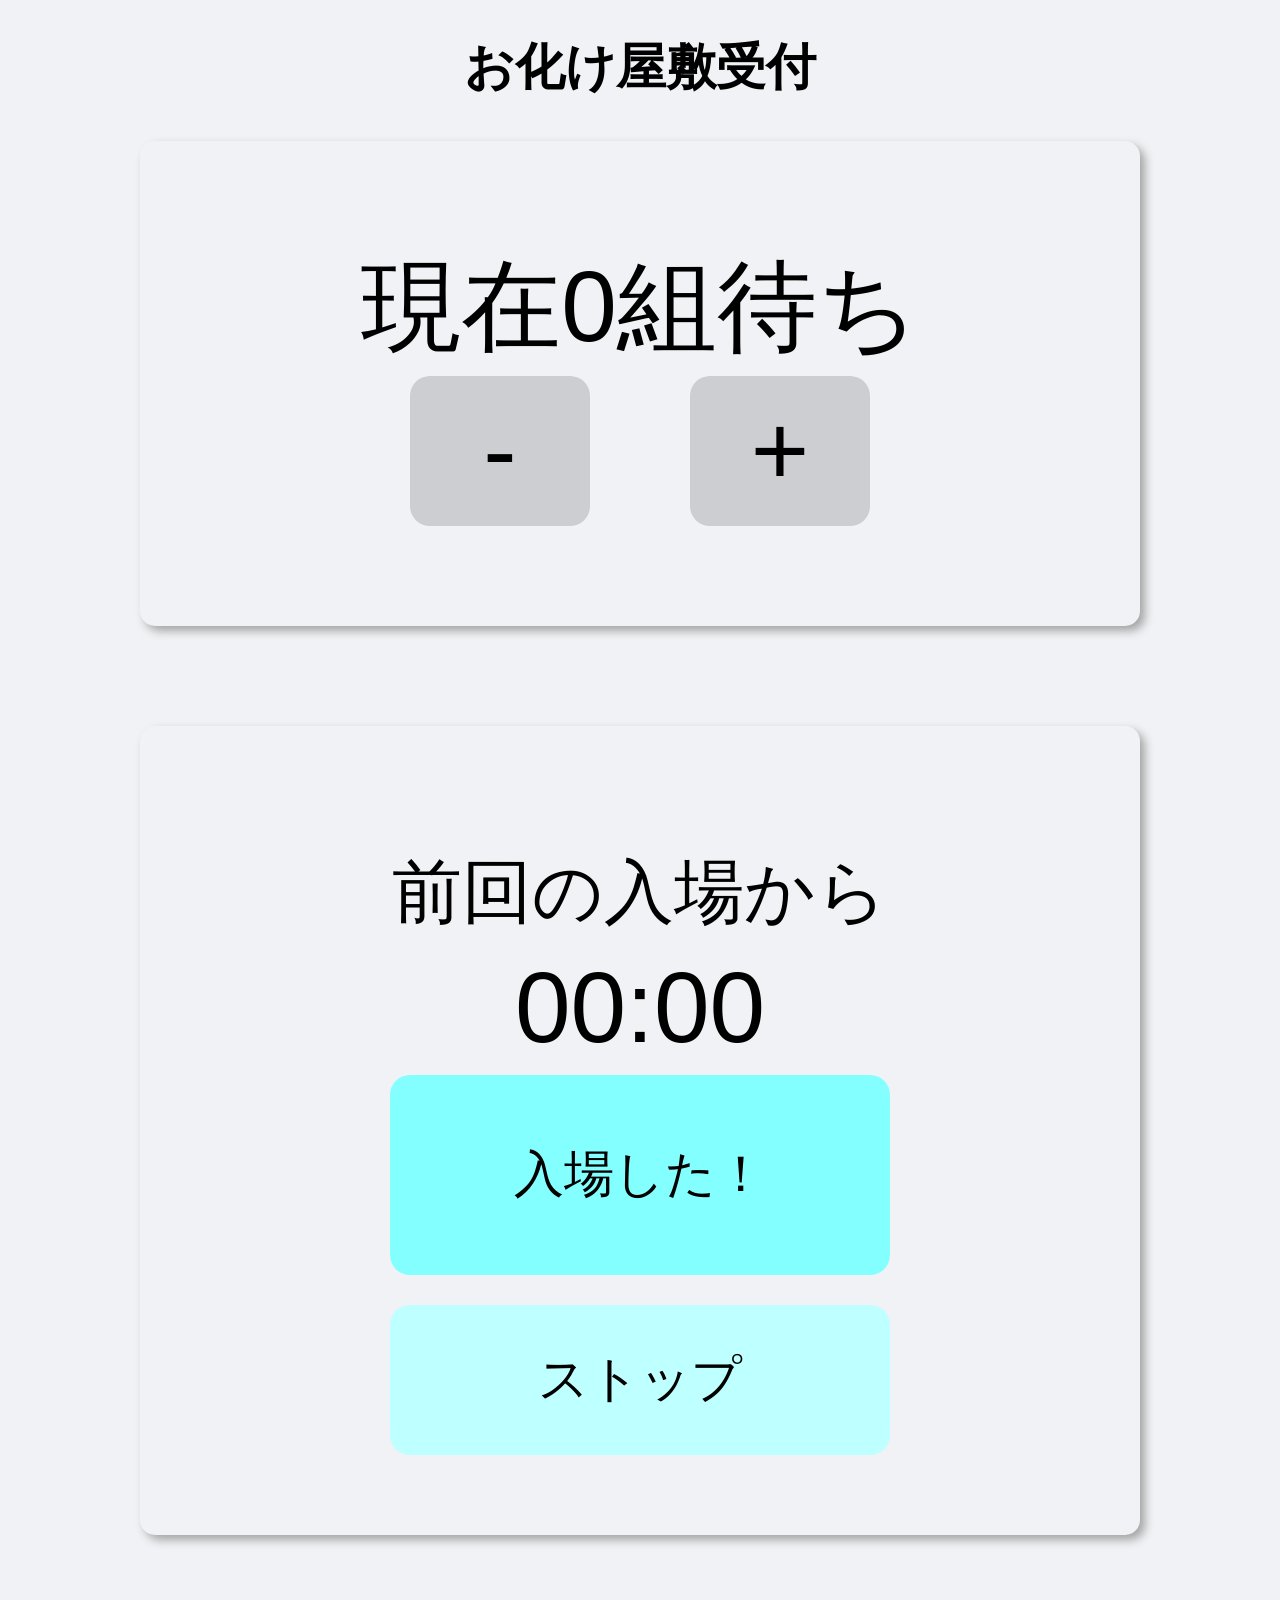
<file: index.html>
<!DOCTYPE html>
<html>
<head>
    <meta name="viewport"
      content="width=device-width, initial-scale=1.0, maximum-scale=1.0, user-scalable=no">
    <title>お化け屋敷受付</title>
    <link rel="stylesheet" href="style.css">
</head>

<body>

    <div id="ti"><h1>お化け屋敷受付</h1></div>


    <div id="main">
        <div id="waitcount" class="card">
            <p id="count"></p>
            <div id="buttons">
                <button id="minus">-</button>
                <button id="plus">+</button>
            </div>
        </div>

        <div id="timers" class="card">
            <p id="bt">前回の入場から</p>
            <p id="timer">00:00</p>
            <button id="start">入場した！</button>
            <button id="stop">ストップ</button>
        </div>
        
        </div>

    <script src="script.js"></script>

</body>
</html>
</file>
<file: style.css>
body {
    text-align: center;
    background-color: #f0f2f5;    
    color: #000;
    font-size: 20px;
    margin: 20px;
    font-family: "Yu Gothic", "Hiragino Sans", sans-serif;
}

/* タイトル専用のスタイル（PCサイズ） */
#ti h1 {
    font-size: clamp(35px, 5vw, 50px);
    margin-bottom: 40px;
    white-space: nowrap;
}

#buttons {
    display: flex;
    justify-content: center;
    gap: 100px;
}

#count {
    font-size: 100px;
    margin: 0px;
}

#bt {
    margin-bottom: 0px;
    font-size: 70px;
}

#timer {
    margin-top: 10px;
    font-size: 100px;
}

#start {
    margin-bottom: 30px;
    width: 500px;
    height: 200px;
    font-size: 50px;
    background-color: rgb(132, 255, 255);
}

#stop {
    margin-bottom: 30px;
    width: 500px;
    height: 150px;
    font-size: 50px;
    background-color: rgb(190, 255, 255);
}

button {
    touch-action: manipulation;
    -webkit-user-select: none; /* 連打時の青反転を防止 */
    user-select: none;
    width: 180px;
    height: 150px;
    font-size: 100px;
    border-radius: 20px;
    border: none;
    background-color: #ccced2;
    color: #000000;
}

button:active {
    opacity: 0.7;
}

p {
    margin-bottom: 10px;
}

.card {
    background-color: #f0f2f5;  
    border-radius: 15px;
    display: flex;
    flex-direction: column;
    justify-content: center;
    align-items: center;
    margin: auto;
    box-shadow: 5px 5px 10px rgb(164, 164, 164);
    margin-bottom: 100px;
}

#waitcount {
    width: 90%;
    max-width: 1000px;
    padding: 100px 0;
}

#timers {
    width: 90%;
    max-width: 1000px;
    padding: 50px 0;
}


/* ==========================================
   📱 スマホ用の調整 (画面幅768px以下)
   ========================================== */
@media (max-width: 768px) {
    /* ボディのフォントサイズを小さく */
    body { font-size: 16px; }

    /* タイトル */
    #ti h1 {
        font-size: 32px; /* 38px から 32px に縮小 */
        white-space: normal;
        margin-bottom: 20px;
    }

    /* 文字サイズ全体の調整 */
    #count { font-size: 32px; }   /* 45px から 32px にダウン。これで一行に収まるはず */
    #bt { font-size: 24px; }     /* 前回の入場から... */
    #timer { font-size: 48px; }   /* タイマー数字 */

    /* カードの上下パディングを大幅削減！これで「でかすぎ」を解消 */
    #waitcount { padding: 30px 0; }
    #timers { padding: 20px 0; }
    .card { margin-bottom: 40px; } /* カード同士の間隔も狭める */

    /* ボタンエリアの幅と間隔 */
    #buttons {
        gap: 15px; /* ボタン同士の間隔をさらに狭く */
        width: 100%;
        padding: 0 10px;
        box-sizing: border-box;
    }

    /* プラス・マイナスボタンをさらに小さく（中央寄せのため） */
    button {
        width: 45%;   /* 左右に配置するために45% */
        height: 80px; /* 高さを抑える */
        font-size: 50px;
    }

    /* 入場・ストップボタン */
    #start, #stop {
        width: 90%;   /* カードの幅いっぱいにする */
        font-size: 24px; /* 文字を小さく */
        margin-bottom: 15px;
    }
    #start { height: 80px; }
    #stop { height: 60px; }
}
</file>
